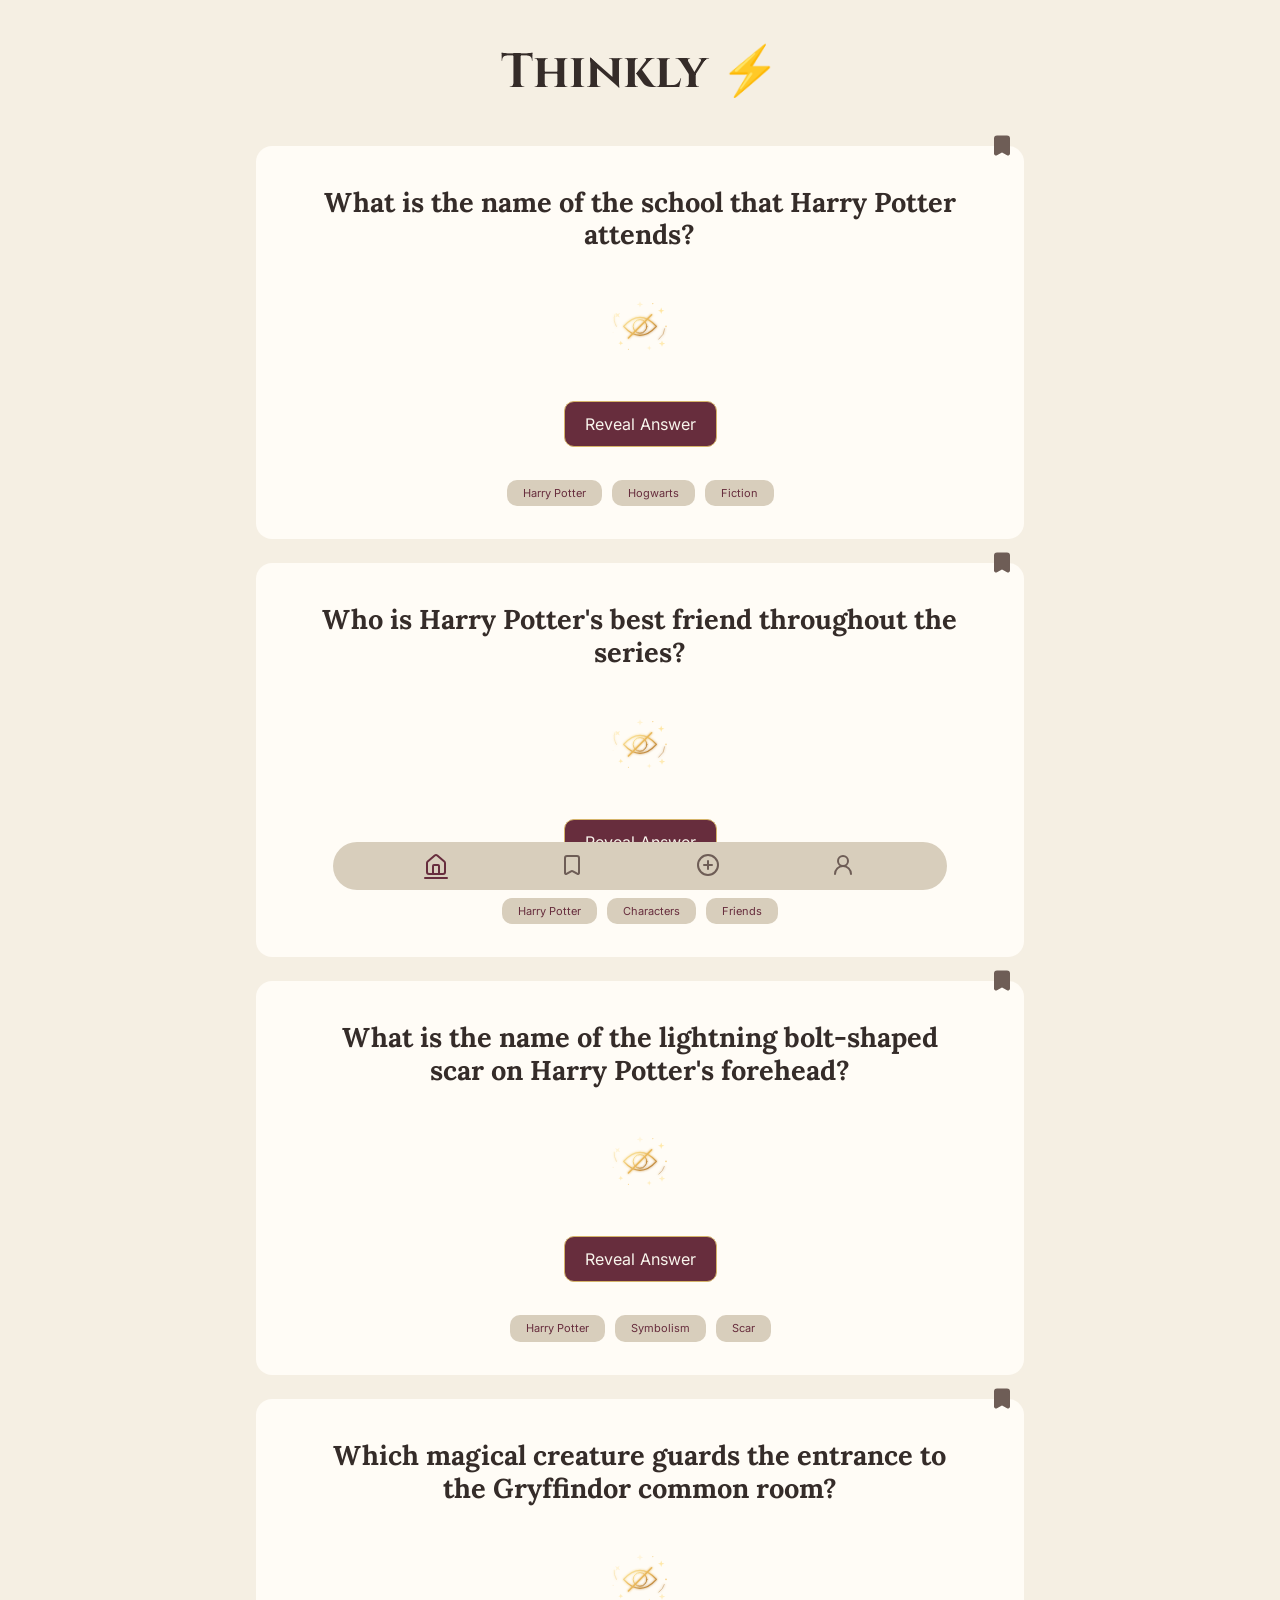
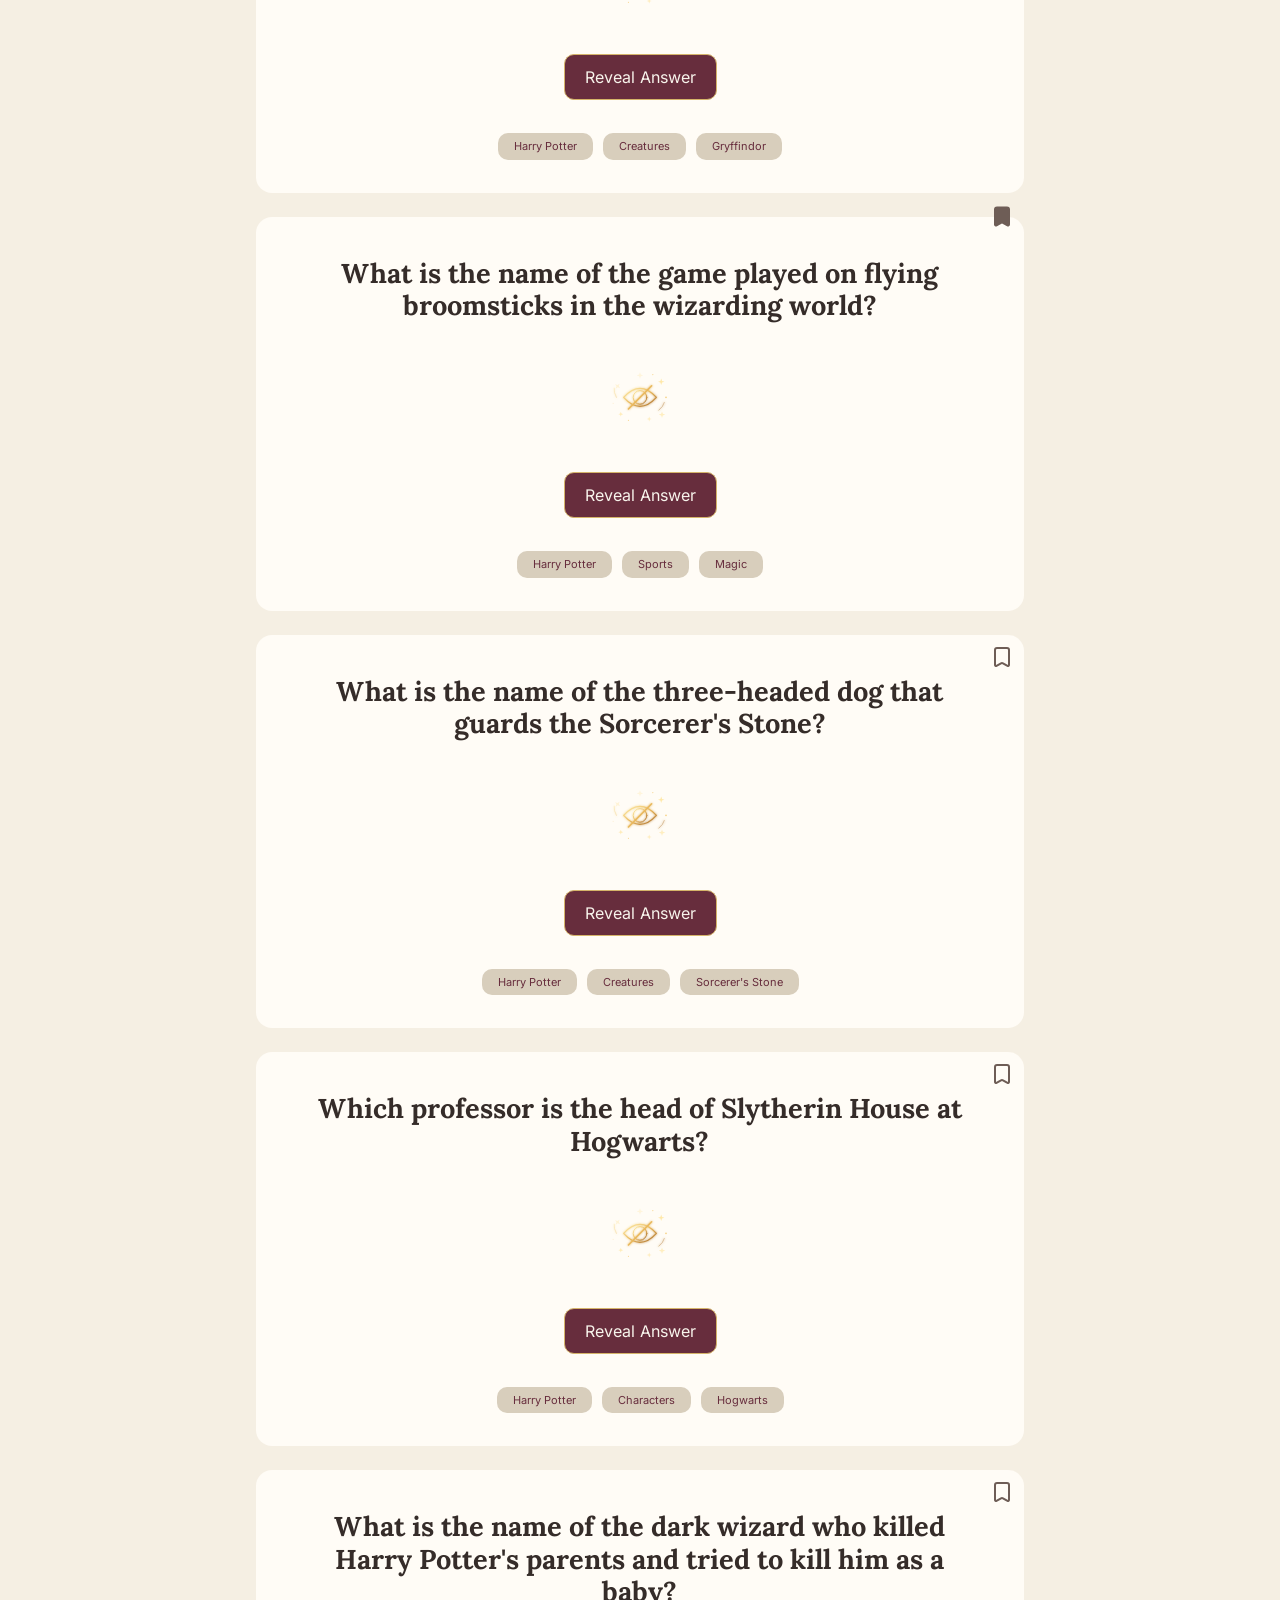
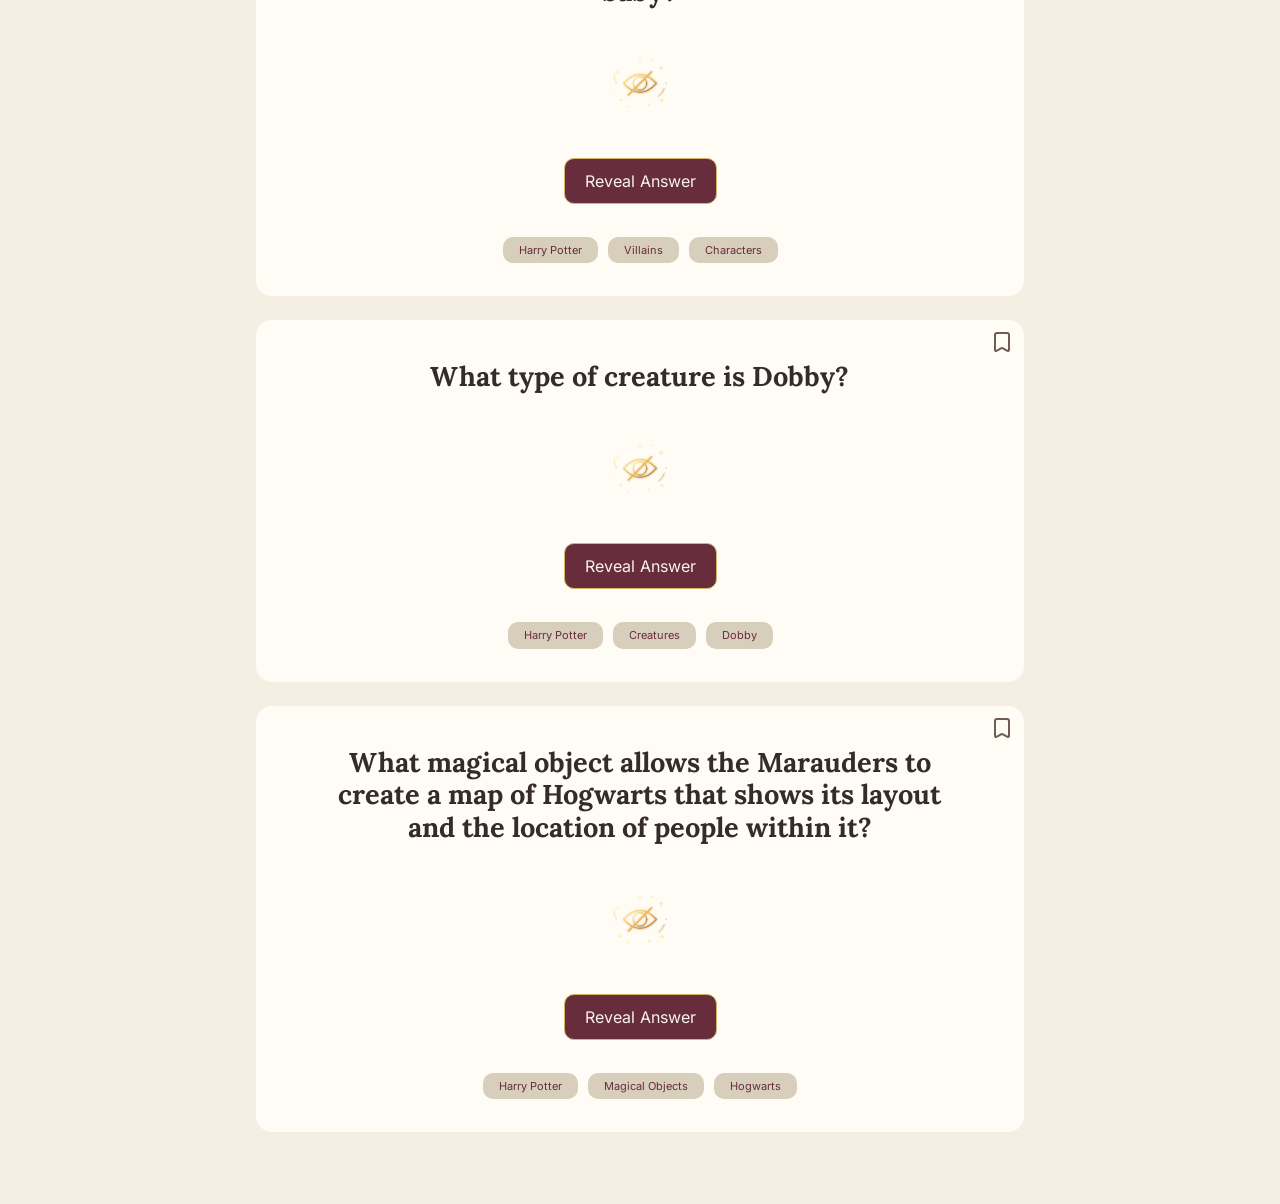
<file: index.html>
<!doctype html>
<html lang="en" class="page__home">
  <head>
    <meta charset="UTF-8" />
    <meta name="viewport" content="width=device-width, initial-scale=1.0" />
    <link rel="stylesheet" href="styles.css" />
    <link
      rel="shortcut icon"
      href="./favicons/favicon.ico"
      type="image/x-icon"
    />
    <script src="./js/app.js" defer></script>
    <title>Thinkly</title>
  </head>
  <body class="app">
    <a class="skip-link" href="#main-content">
      <span>Skip to main content </span></a
    >
    <header class="app__header">
      <h1 class="app__title">Thinkly ⚡️</h1>
    </header>
    <main id="main-content">
      <div class="questions" data-js="questions-container">
        <!-- Question 1 -->
        <article
          id="question-card-1"
          class="question-card"
          data-js="question-card"
        >
          <button
            type="button"
            aria-label="bookmark question"
            aria-pressed="true"
            class="question-card__bookmark bookmarked"
            data-js="button-bookmark"
          >
            <svg
              xmlns="http://www.w3.org/2000/svg"
              width="24"
              height="24"
              viewBox="0 0 24 24"
              fill="none"
              stroke="none"
              stroke-width="2"
              stroke-linecap="round"
              stroke-linejoin="round"
              class="icon"
            >
              <path
                d="M17 3a2 2 0 0 1 2 2v15a1 1 0 0 1-1.496.868l-4.512-2.578a2 2 0 0 0-1.984 0l-4.512 2.578A1 1 0 0 1 5 20V5a2 2 0 0 1 2-2z"
              />
            </svg>
          </button>
          <h2 class="question-card__title">
            What is the name of the school that Harry Potter attends?
          </h2>
          <div class="answer__wrapper">
            <img
              src="./assets/magic-concealment.svg"
              alt="answer concealment image"
              aria-hidden="true"
              class="question-card__placeholder visible"
              data-js="answer-placeholder"
            />
            <p
              id="answer-1"
              class="question-card__answer"
              data-js="answer-text"
            >
              Hogwarts School of Witchcraft and Wizardry
            </p>
          </div>
          <button
            class="question-card__button active"
            aria-expanded="false"
            aria-controls="answer-1"
            data-js="button-answer"
            type="button"
          >
            Reveal Answer
          </button>
          <ul class="question-card__tags">
            <li class="question-card__tag">Harry Potter</li>
            <li class="question-card__tag">Hogwarts</li>
            <li class="question-card__tag">Fiction</li>
          </ul>
        </article>
        <!-- Question 2 -->

        <article
          id="question-card-2"
          class="question-card"
          data-js="question-card"
        >
          <button
            type="button"
            aria-label="bookmark question"
            aria-pressed="true"
            class="question-card__bookmark bookmarked"
            data-js="button-bookmark"
          >
            <svg
              xmlns="http://www.w3.org/2000/svg"
              width="24"
              height="24"
              viewBox="0 0 24 24"
              fill="none"
              stroke="none"
              stroke-width="2"
              stroke-linecap="round"
              stroke-linejoin="round"
              class="icon"
            >
              <path
                d="M17 3a2 2 0 0 1 2 2v15a1 1 0 0 1-1.496.868l-4.512-2.578a2 2 0 0 0-1.984 0l-4.512 2.578A1 1 0 0 1 5 20V5a2 2 0 0 1 2-2z"
              />
            </svg>
          </button>
          <h2 class="question-card__title">
            Who is Harry Potter's best friend throughout the series?
          </h2>
          <div class="answer__wrapper">
            <img
              src="./assets/magic-concealment.svg"
              alt="answer concealment image"
              aria-hidden="true"
              class="question-card__placeholder visible"
              data-js="answer-placeholder"
            />
            <p
              id="answer-2"
              class="question-card__answer"
              data-js="answer-text"
            >
              Ron Weasley
            </p>
          </div>
          <button
            class="question-card__button"
            aria-expanded="false"
            aria-controls="answer-2"
            data-js="button-answer"
            type="button"
          >
            Reveal Answer
          </button>
          <ul class="question-card__tags">
            <li class="question-card__tag">Harry Potter</li>
            <li class="question-card__tag">Characters</li>
            <li class="question-card__tag">Friends</li>
          </ul>
        </article>

        <!-- Question 3 -->

        <article
          id="question-card-3"
          class="question-card"
          data-js="question-card"
        >
          <button
            type="button"
            aria-label="bookmark question"
            aria-pressed="true"
            class="question-card__bookmark bookmarked"
            data-js="button-bookmark"
          >
            <svg
              xmlns="http://www.w3.org/2000/svg"
              width="24"
              height="24"
              viewBox="0 0 24 24"
              fill="none"
              stroke="none"
              stroke-width="2"
              stroke-linecap="round"
              stroke-linejoin="round"
              class="icon"
            >
              <path
                d="M17 3a2 2 0 0 1 2 2v15a1 1 0 0 1-1.496.868l-4.512-2.578a2 2 0 0 0-1.984 0l-4.512 2.578A1 1 0 0 1 5 20V5a2 2 0 0 1 2-2z"
              />
            </svg>
          </button>
          <h2 class="question-card__title">
            What is the name of the lightning bolt-shaped scar on Harry Potter's
            forehead?
          </h2>
          <div class="answer__wrapper">
            <img
              src="./assets/magic-concealment.svg"
              alt="answer concealment image"
              aria-hidden="true"
              class="question-card__placeholder visible"
              data-js="answer-placeholder"
            />
            <p
              id="answer-3"
              class="question-card__answer"
              data-js="answer-text"
            >
              The Dark Mark
            </p>
          </div>
          <button
            class="question-card__button"
            aria-expanded="false"
            aria-controls="answer-3"
            data-js="button-answer"
            type="button"
          >
            Reveal Answer
          </button>
          <ul class="question-card__tags">
            <li class="question-card__tag">Harry Potter</li>
            <li class="question-card__tag">Symbolism</li>
            <li class="question-card__tag">Scar</li>
          </ul>
        </article>

        <!-- Question 4 -->

        <article
          id="question-card-4"
          class="question-card"
          data-js="question-card"
        >
          <button
            type="button"
            aria-label="bookmark question"
            aria-pressed="true"
            class="question-card__bookmark bookmarked"
            data-js="button-bookmark"
          >
            <svg
              xmlns="http://www.w3.org/2000/svg"
              width="24"
              height="24"
              viewBox="0 0 24 24"
              fill="none"
              stroke="none"
              stroke-width="2"
              stroke-linecap="round"
              stroke-linejoin="round"
              class="icon"
            >
              <path
                d="M17 3a2 2 0 0 1 2 2v15a1 1 0 0 1-1.496.868l-4.512-2.578a2 2 0 0 0-1.984 0l-4.512 2.578A1 1 0 0 1 5 20V5a2 2 0 0 1 2-2z"
              />
            </svg>
          </button>
          <h2 class="question-card__title">
            Which magical creature guards the entrance to the Gryffindor common
            room?
          </h2>
          <div class="answer__wrapper">
            <img
              src="./assets/magic-concealment.svg"
              alt="answer concealment image"
              aria-hidden="true"
              class="question-card__placeholder visible"
              data-js="answer-placeholder"
            />
            <p
              id="answer-4"
              class="question-card__answer"
              data-js="answer-text"
            >
              The Fat Lady (portrait)
            </p>
          </div>
          <button
            class="question-card__button"
            aria-expanded="false"
            aria-controls="answer-4"
            data-js="button-answer"
            type="button"
          >
            Reveal Answer
          </button>
          <ul class="question-card__tags">
            <li class="question-card__tag">Harry Potter</li>
            <li class="question-card__tag">Creatures</li>
            <li class="question-card__tag">Gryffindor</li>
          </ul>
        </article>

        <!-- Question 5 -->

        <article
          id="question-card-5"
          class="question-card"
          data-js="question-card"
        >
          <button
            type="button"
            aria-label="bookmark question"
            aria-pressed="true"
            class="question-card__bookmark bookmarked"
            data-js="button-bookmark"
          >
            <svg
              xmlns="http://www.w3.org/2000/svg"
              width="24"
              height="24"
              viewBox="0 0 24 24"
              fill="none"
              stroke="none"
              stroke-width="2"
              stroke-linecap="round"
              stroke-linejoin="round"
              class="icon"
            >
              <path
                d="M17 3a2 2 0 0 1 2 2v15a1 1 0 0 1-1.496.868l-4.512-2.578a2 2 0 0 0-1.984 0l-4.512 2.578A1 1 0 0 1 5 20V5a2 2 0 0 1 2-2z"
              />
            </svg>
          </button>
          <h2 class="question-card__title">
            What is the name of the game played on flying broomsticks in the
            wizarding world?
          </h2>
          <div class="answer__wrapper">
            <img
              src="./assets/magic-concealment.svg"
              alt="answer concealment image"
              aria-hidden="true"
              class="question-card__placeholder visible"
              data-js="answer-placeholder"
            />
            <p
              id="answer-5"
              class="question-card__answer"
              data-js="answer-text"
            >
              Quidditch
            </p>
          </div>
          <button
            class="question-card__button"
            aria-expanded="false"
            aria-controls="answer-5"
            data-js="button-answer"
            type="button"
          >
            Reveal Answer
          </button>
          <ul class="question-card__tags">
            <li class="question-card__tag">Harry Potter</li>
            <li class="question-card__tag">Sports</li>
            <li class="question-card__tag">Magic</li>
          </ul>
        </article>

        <!-- Question 6 -->

        <article
          id="question-card-6"
          class="question-card"
          data-js="question-card"
        >
          <button
            type="button"
            aria-label="bookmark question"
            aria-pressed="false"
            class="question-card__bookmark"
            data-js="button-bookmark"
          >
            <svg
              xmlns="http://www.w3.org/2000/svg"
              width="24"
              height="24"
              viewBox="0 0 24 24"
              fill="none"
              stroke="none"
              stroke-width="2"
              stroke-linecap="round"
              stroke-linejoin="round"
              class="icon"
            >
              <path
                d="M17 3a2 2 0 0 1 2 2v15a1 1 0 0 1-1.496.868l-4.512-2.578a2 2 0 0 0-1.984 0l-4.512 2.578A1 1 0 0 1 5 20V5a2 2 0 0 1 2-2z"
              />
            </svg>
          </button>
          <h2 class="question-card__title">
            What is the name of the three-headed dog that guards the Sorcerer's
            Stone?
          </h2>
          <div class="answer__wrapper">
            <img
              src="./assets/magic-concealment.svg"
              alt="answer concealment image"
              aria-hidden="true"
              class="question-card__placeholder visible"
              data-js="answer-placeholder"
            />
            <p
              id="answer-6"
              class="question-card__answer"
              data-js="answer-text"
            >
              Fluffy
            </p>
          </div>
          <button
            class="question-card__button"
            aria-expanded="false"
            aria-controls="answer-6"
            data-js="button-answer"
            type="button"
          >
            Reveal Answer
          </button>
          <ul class="question-card__tags">
            <li class="question-card__tag">Harry Potter</li>
            <li class="question-card__tag">Creatures</li>
            <li class="question-card__tag">Sorcerer's Stone</li>
          </ul>
        </article>

        <!-- Question 7 -->

        <article
          id="question-card-7"
          class="question-card"
          data-js="question-card"
        >
          <button
            type="button"
            aria-label="bookmark question"
            aria-pressed="true"
            class="question-card__bookmark"
            data-js="button-bookmark"
          >
            <svg
              xmlns="http://www.w3.org/2000/svg"
              width="24"
              height="24"
              viewBox="0 0 24 24"
              fill="none"
              stroke="none"
              stroke-width="2"
              stroke-linecap="round"
              stroke-linejoin="round"
              class="icon"
            >
              <path
                d="M17 3a2 2 0 0 1 2 2v15a1 1 0 0 1-1.496.868l-4.512-2.578a2 2 0 0 0-1.984 0l-4.512 2.578A1 1 0 0 1 5 20V5a2 2 0 0 1 2-2z"
              />
            </svg>
          </button>
          <h2 class="question-card__title">
            Which professor is the head of Slytherin House at Hogwarts?
          </h2>
          <div class="answer__wrapper">
            <img
              src="./assets/magic-concealment.svg"
              alt="answer concealment image"
              aria-hidden="true"
              class="question-card__placeholder visible"
              data-js="answer-placeholder"
            />
            <p
              id="answer-7"
              class="question-card__answer"
              data-js="answer-text"
            >
              Severus Snape
            </p>
          </div>
          <button
            class="question-card__button"
            aria-expanded="false"
            aria-controls="answer-7"
            data-js="button-answer"
            type="button"
          >
            Reveal Answer
          </button>
          <ul class="question-card__tags">
            <li class="question-card__tag">Harry Potter</li>
            <li class="question-card__tag">Characters</li>
            <li class="question-card__tag">Hogwarts</li>
          </ul>
        </article>

        <!-- Question 8 -->

        <article
          id="question-card-8"
          class="question-card"
          data-js="question-card"
        >
          <button
            type="button"
            aria-label="bookmark question"
            aria-pressed="false"
            class="question-card__bookmark"
            data-js="button-bookmark"
          >
            <svg
              xmlns="http://www.w3.org/2000/svg"
              width="24"
              height="24"
              viewBox="0 0 24 24"
              fill="none"
              stroke="none"
              stroke-width="2"
              stroke-linecap="round"
              stroke-linejoin="round"
              class="icon"
            >
              <path
                d="M17 3a2 2 0 0 1 2 2v15a1 1 0 0 1-1.496.868l-4.512-2.578a2 2 0 0 0-1.984 0l-4.512 2.578A1 1 0 0 1 5 20V5a2 2 0 0 1 2-2z"
              />
            </svg>
          </button>
          <h2 class="question-card__title">
            What is the name of the dark wizard who killed Harry Potter's
            parents and tried to kill him as a baby?
          </h2>
          <div class="answer__wrapper">
            <img
              src="./assets/magic-concealment.svg"
              alt="answer concealment image"
              aria-hidden="true"
              class="question-card__placeholder visible"
              data-js="answer-placeholder"
            />
            <p
              id="answer-8"
              class="question-card__answer"
              data-js="answer-text"
            >
              Lord Voldemort (Tom Riddle)
            </p>
          </div>
          <button
            class="question-card__button"
            aria-expanded="false"
            aria-controls="answer-8"
            data-js="button-answer"
            type="button"
          >
            Reveal Answer
          </button>
          <ul class="question-card__tags">
            <li class="question-card__tag">Harry Potter</li>
            <li class="question-card__tag">Villains</li>
            <li class="question-card__tag">Characters</li>
          </ul>
        </article>

        <!-- Question 9 -->

        <article
          id="question-card-9"
          class="question-card"
          data-js="question-card"
        >
          <button
            type="button"
            aria-label="bookmark question"
            aria-pressed="true"
            class="question-card__bookmark"
            data-js="button-bookmark"
          >
            <svg
              xmlns="http://www.w3.org/2000/svg"
              width="24"
              height="24"
              viewBox="0 0 24 24"
              fill="none"
              stroke="none"
              stroke-width="2"
              stroke-linecap="round"
              stroke-linejoin="round"
              class="icon"
            >
              <path
                d="M17 3a2 2 0 0 1 2 2v15a1 1 0 0 1-1.496.868l-4.512-2.578a2 2 0 0 0-1.984 0l-4.512 2.578A1 1 0 0 1 5 20V5a2 2 0 0 1 2-2z"
              />
            </svg>
          </button>
          <h2 class="question-card__title">What type of creature is Dobby?</h2>
          <div class="answer__wrapper">
            <img
              src="./assets/magic-concealment.svg"
              alt="answer concealment image"
              aria-hidden="true"
              class="question-card__placeholder visible"
              data-js="answer-placeholder"
            />
            <p
              id="answer-9"
              class="question-card__answer"
              data-js="answer-text"
            >
              House Elf
            </p>
          </div>
          <button
            class="question-card__button"
            aria-expanded="false"
            aria-controls="answer-9"
            data-js="button-answer"
            type="button"
          >
            Reveal Answer
          </button>
          <ul class="question-card__tags">
            <li class="question-card__tag">Harry Potter</li>
            <li class="question-card__tag">Creatures</li>
            <li class="question-card__tag">Dobby</li>
          </ul>
        </article>

        <!-- Question 10 -->

        <article
          id="question-card-10"
          class="question-card"
          data-js="question-card"
        >
          <button
            type="button"
            aria-label="bookmark question"
            aria-pressed="false"
            class="question-card__bookmark"
            data-js="button-bookmark"
          >
            <svg
              xmlns="http://www.w3.org/2000/svg"
              width="24"
              height="24"
              viewBox="0 0 24 24"
              fill="none"
              stroke="none"
              stroke-width="2"
              stroke-linecap="round"
              stroke-linejoin="round"
              class="icon"
            >
              <path
                d="M17 3a2 2 0 0 1 2 2v15a1 1 0 0 1-1.496.868l-4.512-2.578a2 2 0 0 0-1.984 0l-4.512 2.578A1 1 0 0 1 5 20V5a2 2 0 0 1 2-2z"
              />
            </svg>
          </button>
          <h2 class="question-card__title">
            What magical object allows the Marauders to create a map of Hogwarts
            that shows its layout and the location of people within it?
          </h2>
          <div class="answer__wrapper">
            <img
              src="./assets/magic-concealment.svg"
              alt="answer concealment image"
              aria-hidden="true"
              class="question-card__placeholder visible"
              data-js="answer-placeholder"
            />
            <p
              id="answer-10"
              class="question-card__answer"
              data-js="answer-text"
            >
              The Marauder's Map
            </p>
          </div>
          <button
            class="question-card__button"
            aria-expanded="false"
            aria-controls="answer-10"
            data-js="button-answer"
            type="button"
          >
            Reveal Answer
          </button>
          <ul class="question-card__tags">
            <li class="question-card__tag">Harry Potter</li>
            <li class="question-card__tag">Magical Objects</li>
            <li class="question-card__tag">Hogwarts</li>
          </ul>
        </article>
      </div>
    </main>
    <footer>
      <nav aria-label="Main navigation">
        <ul class="nav">
          <li class="nav__item">
            <a href="index.html" aria-current="page" aria-label="Home"
              ><svg
                xmlns="http://www.w3.org/2000/svg"
                width="24"
                height="24"
                viewBox="0 0 24 24"
                fill="none"
                stroke="currentColor"
                stroke-width="2"
                stroke-linecap="round"
                stroke-linejoin="round"
                class="icon"
              >
                <path d="M15 21v-8a1 1 0 0 0-1-1h-4a1 1 0 0 0-1 1v8" />
                <path
                  d="M3 10a2 2 0 0 1 .709-1.528l7-6a2 2 0 0 1 2.582 0l7 6A2 2 0 0 1 21 10v9a2 2 0 0 1-2 2H5a2 2 0 0 1-2-2z"
                />
              </svg>
            </a>
          </li>
          <li class="nav__item">
            <a href="bookmarks.html" aria-label="Bookmarks">
              <svg
                xmlns="http://www.w3.org/2000/svg"
                width="24"
                height="24"
                viewBox="0 0 24 24"
                fill="none"
                stroke="currentColor"
                stroke-width="2"
                stroke-linecap="round"
                stroke-linejoin="round"
                class="icon"
              >
                <path
                  d="M17 3a2 2 0 0 1 2 2v15a1 1 0 0 1-1.496.868l-4.512-2.578a2 2 0 0 0-1.984 0l-4.512 2.578A1 1 0 0 1 5 20V5a2 2 0 0 1 2-2z"
                />
              </svg>
            </a>
          </li>
          <li class="nav__item">
            <a href="add.html" aria-label="Add New Questions">
              <svg
                xmlns="http://www.w3.org/2000/svg"
                width="24"
                height="24"
                viewBox="0 0 24 24"
                fill="none"
                stroke="currentColor"
                stroke-width="2"
                stroke-linecap="round"
                stroke-linejoin="round"
                class="icon"
              >
                <circle cx="12" cy="12" r="10" />
                <path d="M8 12h8" />
                <path d="M12 8v8" />
              </svg>
            </a>
          </li>
          <li class="nav__item">
            <a href="profile.html" aria-label="Profile"
              ><svg
                xmlns="http://www.w3.org/2000/svg"
                width="24"
                height="24"
                viewBox="0 0 24 24"
                fill="none"
                stroke="currentColor"
                stroke-width="2"
                stroke-linecap="round"
                stroke-linejoin="round"
                class="lucide lucide-user-round preview-icon"
              >
                <circle cx="12" cy="8" r="5" />
                <path d="M20 21a8 8 0 0 0-16 0" />
              </svg>
            </a>
          </li>
        </ul>
      </nav>
    </footer>
  </body>
</html>
</file>
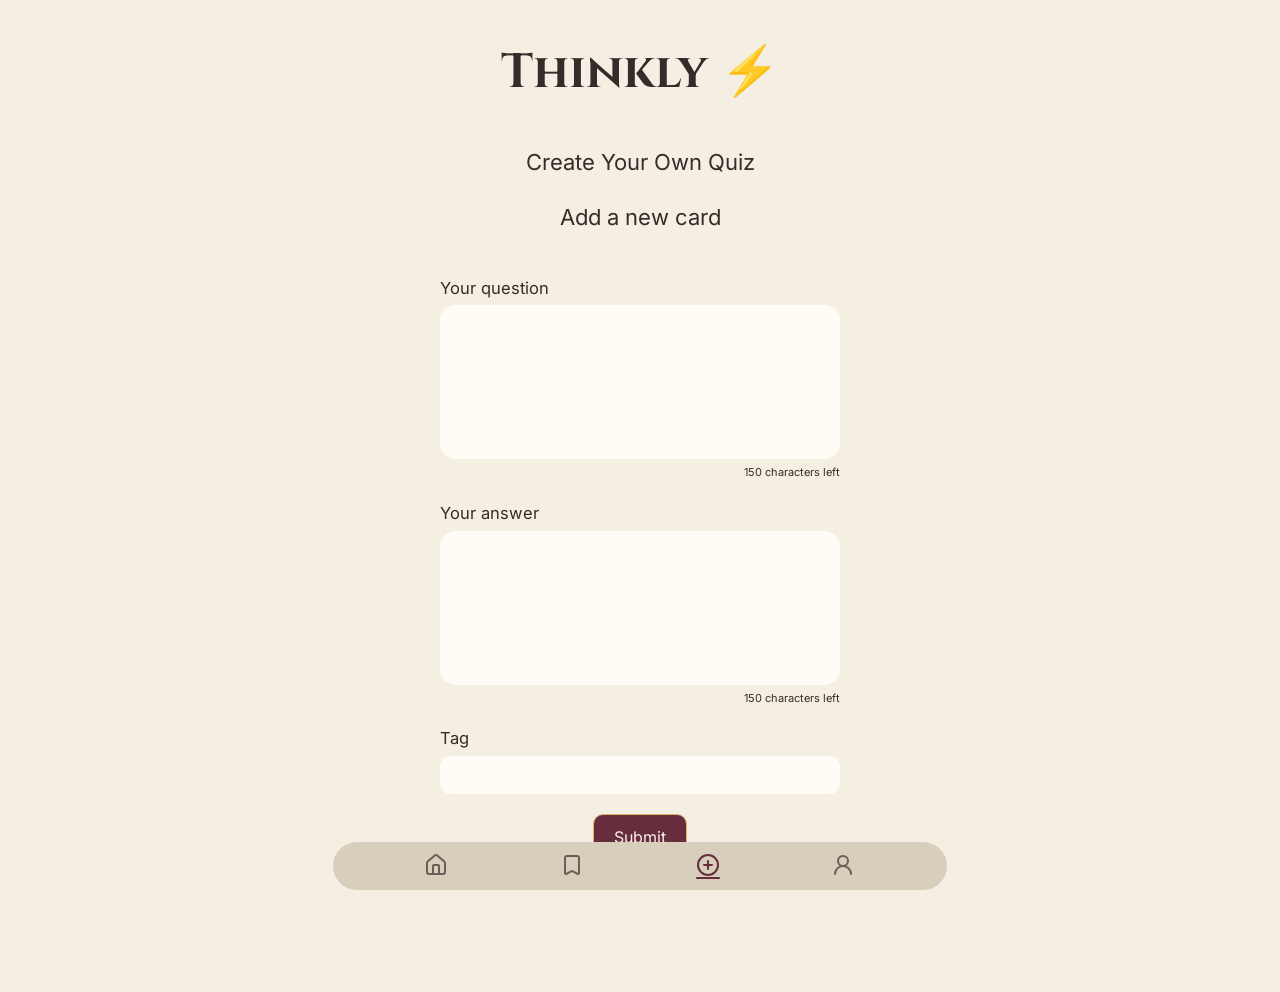
<file: add.html>
<!doctype html>
<html lang="en" class="page__add">
  <head>
    <meta charset="UTF-8" />
    <meta name="viewport" content="width=device-width, initial-scale=1.0" />
    <link rel="stylesheet" href="styles.css" />
    <link
      rel="shortcut icon"
      href="./favicons/favicon.ico"
      type="image/x-icon"
    />
    <script src="./js/app.js" defer></script>
    <script src="./js/form.js" defer></script>

    <title>Thinkly - Add New Questions</title>
  </head>
  <body class="app">
    <a class="skip-link" href="#main-content">
      <span>Skip to main content </span></a
    >
    <header class="app__header">
      <h1 class="app__title">Thinkly ⚡️</h1>
    </header>
    <main id="main-content">
      <form
        aria-labelledby="form-title"
        aria-describedby="form-description"
        class="form__addQuestions"
        data-js="form-add-questions"
      >
        <fieldset class="form__fields">
          <legend id="form-title" class="form__title">
            Create Your Own Quiz
          </legend>
          <p id="form-description" class="form__description">Add a new card</p>
          <div class="field__wrapper">
            <label for="questionInput">Your question</label>
            <textarea
              name="questionInput"
              id="questionInput"
              rows="7"
              maxlength="150"
              data-js="question-input"
              required
            ></textarea>
            <p class="character-count">
              <span
                class="character-count__number"
                data-js="question-character-count"
              ></span
              ><span> characters left</span>
            </p>
          </div>
          <div class="field__wrapper">
            <label for="answerInput">Your answer</label>
            <textarea
              name="answerInput"
              id="answerInput"
              rows="7"
              maxlength="150"
              data-js="answer-input"
              required
            ></textarea>
            <p class="character-count">
              <span
                class="character-count__number"
                data-js="answer-character-count"
              ></span
              ><span> characters left</span>
            </p>
          </div>
          <div class="field__wrapper">
            <label for="tagInput">Tag</label>
            <input
              type="text"
              name="tagInput"
              id="tagInput"
              data-js="tag-input"
              required
            />
          </div>
          <button type="submit" class="button__newQuestion">Submit</button>
        </fieldset>
      </form>
      <div class="questions" data-js="questions-container"></div>
    </main>
    <footer>
      <nav aria-label="Main navigation">
        <ul class="nav">
          <li class="nav__item">
            <a href="index.html" aria-label="Home"
              ><svg
                xmlns="http://www.w3.org/2000/svg"
                width="24"
                height="24"
                viewBox="0 0 24 24"
                fill="none"
                stroke="currentColor"
                stroke-width="2"
                stroke-linecap="round"
                stroke-linejoin="round"
                class="icon"
              >
                <path d="M15 21v-8a1 1 0 0 0-1-1h-4a1 1 0 0 0-1 1v8" />
                <path
                  d="M3 10a2 2 0 0 1 .709-1.528l7-6a2 2 0 0 1 2.582 0l7 6A2 2 0 0 1 21 10v9a2 2 0 0 1-2 2H5a2 2 0 0 1-2-2z"
                />
              </svg>
            </a>
          </li>
          <li class="nav__item">
            <a href="bookmarks.html" aria-label="Bookmarks">
              <svg
                xmlns="http://www.w3.org/2000/svg"
                width="24"
                height="24"
                viewBox="0 0 24 24"
                fill="none"
                stroke="currentColor"
                stroke-width="2"
                stroke-linecap="round"
                stroke-linejoin="round"
                class="icon"
              >
                <path
                  d="M17 3a2 2 0 0 1 2 2v15a1 1 0 0 1-1.496.868l-4.512-2.578a2 2 0 0 0-1.984 0l-4.512 2.578A1 1 0 0 1 5 20V5a2 2 0 0 1 2-2z"
                />
              </svg>
            </a>
          </li>
          <li class="nav__item">
            <a
              href="add.html"
              aria-current="page"
              aria-label="Add New Questions"
            >
              <svg
                xmlns="http://www.w3.org/2000/svg"
                width="24"
                height="24"
                viewBox="0 0 24 24"
                fill="none"
                stroke="currentColor"
                stroke-width="2"
                stroke-linecap="round"
                stroke-linejoin="round"
                class="icon"
              >
                <circle cx="12" cy="12" r="10" />
                <path d="M8 12h8" />
                <path d="M12 8v8" />
              </svg>
            </a>
          </li>
          <li class="nav__item">
            <a href="profile.html" aria-label="Profile"
              ><svg
                xmlns="http://www.w3.org/2000/svg"
                width="24"
                height="24"
                viewBox="0 0 24 24"
                fill="none"
                stroke="currentColor"
                stroke-width="2"
                stroke-linecap="round"
                stroke-linejoin="round"
                class="icon"
              >
                <circle cx="12" cy="8" r="5" />
                <path d="M20 21a8 8 0 0 0-16 0" />
              </svg>
            </a>
          </li>
        </ul>
      </nav>
    </footer>
  </body>
</html>
</file>
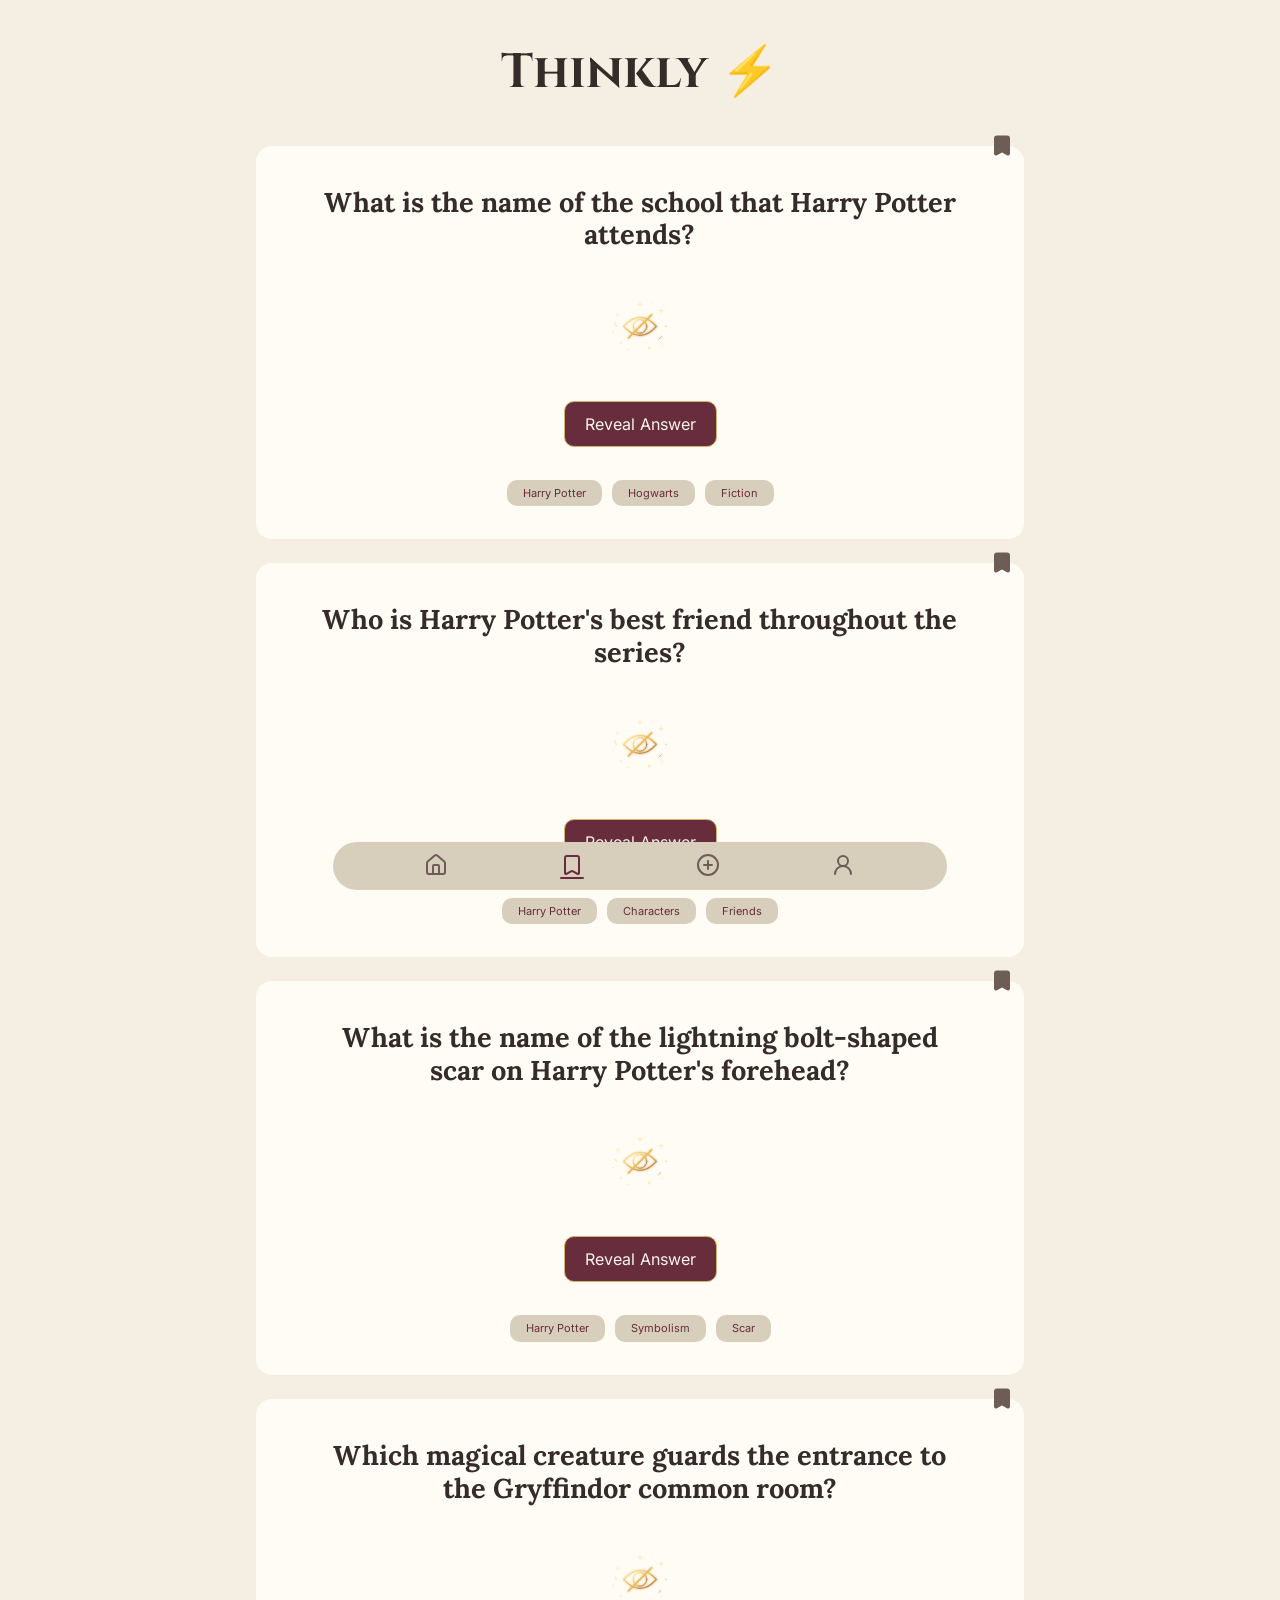
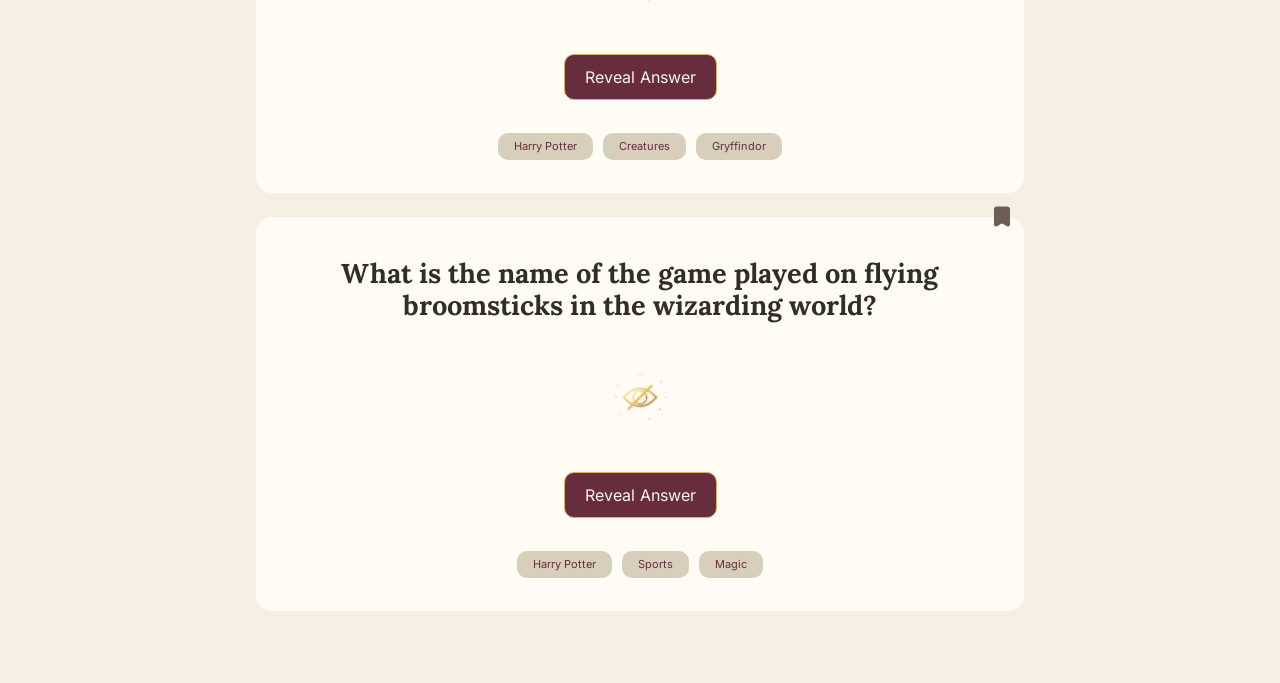
<file: bookmarks.html>
<!doctype html>
<html lang="en" class="page__bookmarks">
  <head>
    <meta charset="UTF-8" />
    <meta name="viewport" content="width=device-width, initial-scale=1.0" />
    <link rel="stylesheet" href="styles.css" />
    <link
      rel="shortcut icon"
      href="./favicons/favicon.ico"
      type="image/x-icon"
    />
    <script src="./js/app.js" defer></script>

    <title>Thinkly - Bookmarks</title>
  </head>
  <body class="app">
    <a class="skip-link" href="#main-content">
      <span>Skip to main content </span></a
    >
    <header class="app__header">
      <h1 class="app__title">Thinkly ⚡️</h1>
    </header>
    <main id="main-content">
      <div class="questions" data-js="questions-container">
        <!-- Question 1 -->
        <article
          id="question-card-1"
          class="question-card"
          data-js="question-card"
        >
          <button
            type="button"
            aria-label="bookmark question"
            aria-pressed="true"
            class="question-card__bookmark bookmarked"
            data-js="button-bookmark"
          >
            <svg
              xmlns="http://www.w3.org/2000/svg"
              width="24"
              height="24"
              viewBox="0 0 24 24"
              fill="none"
              stroke="none"
              stroke-width="2"
              stroke-linecap="round"
              stroke-linejoin="round"
              class="icon"
            >
              <path
                d="M17 3a2 2 0 0 1 2 2v15a1 1 0 0 1-1.496.868l-4.512-2.578a2 2 0 0 0-1.984 0l-4.512 2.578A1 1 0 0 1 5 20V5a2 2 0 0 1 2-2z"
              />
            </svg>
          </button>
          <h2 class="question-card__title">
            What is the name of the school that Harry Potter attends?
          </h2>
          <div class="answer__wrapper">
            <img
              src="./assets/magic-concealment.svg"
              alt="answer concealment image"
              aria-hidden="true"
              class="question-card__placeholder visible"
              data-js="answer-placeholder"
            />
            <p
              id="answer-1"
              class="question-card__answer"
              data-js="answer-text"
            >
              Hogwarts School of Witchcraft and Wizardry
            </p>
          </div>
          <button
            class="question-card__button active"
            aria-expanded="false"
            aria-controls="answer-1"
            data-js="button-answer"
            type="button"
          >
            Reveal Answer
          </button>
          <ul class="question-card__tags">
            <li class="question-card__tag">Harry Potter</li>
            <li class="question-card__tag">Hogwarts</li>
            <li class="question-card__tag">Fiction</li>
          </ul>
        </article>
        <!-- Question 2 -->

        <article
          id="question-card-2"
          class="question-card"
          data-js="question-card"
        >
          <button
            type="button"
            aria-label="bookmark question"
            aria-pressed="true"
            class="question-card__bookmark bookmarked"
            data-js="button-bookmark"
          >
            <svg
              xmlns="http://www.w3.org/2000/svg"
              width="24"
              height="24"
              viewBox="0 0 24 24"
              fill="none"
              stroke="none"
              stroke-width="2"
              stroke-linecap="round"
              stroke-linejoin="round"
              class="icon"
            >
              <path
                d="M17 3a2 2 0 0 1 2 2v15a1 1 0 0 1-1.496.868l-4.512-2.578a2 2 0 0 0-1.984 0l-4.512 2.578A1 1 0 0 1 5 20V5a2 2 0 0 1 2-2z"
              />
            </svg>
          </button>
          <h2 class="question-card__title">
            Who is Harry Potter's best friend throughout the series?
          </h2>
          <div class="answer__wrapper">
            <img
              src="./assets/magic-concealment.svg"
              alt="answer concealment image"
              aria-hidden="true"
              class="question-card__placeholder visible"
              data-js="answer-placeholder"
            />
            <p
              id="answer-2"
              class="question-card__answer"
              data-js="answer-text"
            >
              Ron Weasley
            </p>
          </div>
          <button
            class="question-card__button"
            aria-expanded="false"
            aria-controls="answer-2"
            data-js="button-answer"
            type="button"
          >
            Reveal Answer
          </button>
          <ul class="question-card__tags">
            <li class="question-card__tag">Harry Potter</li>
            <li class="question-card__tag">Characters</li>
            <li class="question-card__tag">Friends</li>
          </ul>
        </article>

        <!-- Question 3 -->

        <article
          id="question-card-3"
          class="question-card"
          data-js="question-card"
        >
          <button
            type="button"
            aria-label="bookmark question"
            aria-pressed="true"
            class="question-card__bookmark bookmarked"
            data-js="button-bookmark"
          >
            <svg
              xmlns="http://www.w3.org/2000/svg"
              width="24"
              height="24"
              viewBox="0 0 24 24"
              fill="none"
              stroke="none"
              stroke-width="2"
              stroke-linecap="round"
              stroke-linejoin="round"
              class="icon"
            >
              <path
                d="M17 3a2 2 0 0 1 2 2v15a1 1 0 0 1-1.496.868l-4.512-2.578a2 2 0 0 0-1.984 0l-4.512 2.578A1 1 0 0 1 5 20V5a2 2 0 0 1 2-2z"
              />
            </svg>
          </button>
          <h2 class="question-card__title">
            What is the name of the lightning bolt-shaped scar on Harry Potter's
            forehead?
          </h2>
          <div class="answer__wrapper">
            <img
              src="./assets/magic-concealment.svg"
              alt="answer concealment image"
              aria-hidden="true"
              class="question-card__placeholder visible"
              data-js="answer-placeholder"
            />
            <p
              id="answer-3"
              class="question-card__answer"
              data-js="answer-text"
            >
              The Dark Mark
            </p>
          </div>
          <button
            class="question-card__button"
            aria-expanded="false"
            aria-controls="answer-3"
            data-js="button-answer"
            type="button"
          >
            Reveal Answer
          </button>
          <ul class="question-card__tags">
            <li class="question-card__tag">Harry Potter</li>
            <li class="question-card__tag">Symbolism</li>
            <li class="question-card__tag">Scar</li>
          </ul>
        </article>

        <!-- Question 4 -->

        <article
          id="question-card-4"
          class="question-card"
          data-js="question-card"
        >
          <button
            type="button"
            aria-label="bookmark question"
            aria-pressed="true"
            class="question-card__bookmark bookmarked"
            data-js="button-bookmark"
          >
            <svg
              xmlns="http://www.w3.org/2000/svg"
              width="24"
              height="24"
              viewBox="0 0 24 24"
              fill="none"
              stroke="none"
              stroke-width="2"
              stroke-linecap="round"
              stroke-linejoin="round"
              class="icon"
            >
              <path
                d="M17 3a2 2 0 0 1 2 2v15a1 1 0 0 1-1.496.868l-4.512-2.578a2 2 0 0 0-1.984 0l-4.512 2.578A1 1 0 0 1 5 20V5a2 2 0 0 1 2-2z"
              />
            </svg>
          </button>
          <h2 class="question-card__title">
            Which magical creature guards the entrance to the Gryffindor common
            room?
          </h2>
          <div class="answer__wrapper">
            <img
              src="./assets/magic-concealment.svg"
              alt="answer concealment image"
              aria-hidden="true"
              class="question-card__placeholder visible"
              data-js="answer-placeholder"
            />
            <p
              id="answer-4"
              class="question-card__answer"
              data-js="answer-text"
            >
              The Fat Lady (portrait)
            </p>
          </div>
          <button
            class="question-card__button"
            aria-expanded="false"
            aria-controls="answer-4"
            data-js="button-answer"
            type="button"
          >
            Reveal Answer
          </button>
          <ul class="question-card__tags">
            <li class="question-card__tag">Harry Potter</li>
            <li class="question-card__tag">Creatures</li>
            <li class="question-card__tag">Gryffindor</li>
          </ul>
        </article>

        <!-- Question 5 -->

        <article
          id="question-card-5"
          class="question-card"
          data-js="question-card"
        >
          <button
            type="button"
            aria-label="bookmark question"
            aria-pressed="true"
            class="question-card__bookmark bookmarked"
            data-js="button-bookmark"
          >
            <svg
              xmlns="http://www.w3.org/2000/svg"
              width="24"
              height="24"
              viewBox="0 0 24 24"
              fill="none"
              stroke="none"
              stroke-width="2"
              stroke-linecap="round"
              stroke-linejoin="round"
              class="icon"
            >
              <path
                d="M17 3a2 2 0 0 1 2 2v15a1 1 0 0 1-1.496.868l-4.512-2.578a2 2 0 0 0-1.984 0l-4.512 2.578A1 1 0 0 1 5 20V5a2 2 0 0 1 2-2z"
              />
            </svg>
          </button>
          <h2 class="question-card__title">
            What is the name of the game played on flying broomsticks in the
            wizarding world?
          </h2>
          <div class="answer__wrapper">
            <img
              src="./assets/magic-concealment.svg"
              alt="answer concealment image"
              aria-hidden="true"
              class="question-card__placeholder visible"
              data-js="answer-placeholder"
            />
            <p
              id="answer-5"
              class="question-card__answer"
              data-js="answer-text"
            >
              Quidditch
            </p>
          </div>
          <button
            class="question-card__button"
            aria-expanded="false"
            aria-controls="answer-5"
            data-js="button-answer"
            type="button"
          >
            Reveal Answer
          </button>
          <ul class="question-card__tags">
            <li class="question-card__tag">Harry Potter</li>
            <li class="question-card__tag">Sports</li>
            <li class="question-card__tag">Magic</li>
          </ul>
        </article>
      </div>
    </main>
    <footer>
      <nav aria-label="Main navigation">
        <ul class="nav">
          <li class="nav__item">
            <a href="index.html" aria-label="Home"
              ><svg
                xmlns="http://www.w3.org/2000/svg"
                width="24"
                height="24"
                viewBox="0 0 24 24"
                fill="none"
                stroke="currentColor"
                stroke-width="2"
                stroke-linecap="round"
                stroke-linejoin="round"
                class="icon"
              >
                <path d="M15 21v-8a1 1 0 0 0-1-1h-4a1 1 0 0 0-1 1v8" />
                <path
                  d="M3 10a2 2 0 0 1 .709-1.528l7-6a2 2 0 0 1 2.582 0l7 6A2 2 0 0 1 21 10v9a2 2 0 0 1-2 2H5a2 2 0 0 1-2-2z"
                />
              </svg>
            </a>
          </li>
          <li class="nav__item">
            <a href="bookmarks.html" aria-current="page" aria-label="Bookmarks">
              <svg
                xmlns="http://www.w3.org/2000/svg"
                width="24"
                height="24"
                viewBox="0 0 24 24"
                fill="none"
                stroke="currentColor"
                stroke-width="2"
                stroke-linecap="round"
                stroke-linejoin="round"
                class="icon"
              >
                <path
                  d="M17 3a2 2 0 0 1 2 2v15a1 1 0 0 1-1.496.868l-4.512-2.578a2 2 0 0 0-1.984 0l-4.512 2.578A1 1 0 0 1 5 20V5a2 2 0 0 1 2-2z"
                />
              </svg>
            </a>
          </li>
          <li class="nav__item">
            <a href="add.html" aria-label="Add New Questions">
              <svg
                xmlns="http://www.w3.org/2000/svg"
                width="24"
                height="24"
                viewBox="0 0 24 24"
                fill="none"
                stroke="currentColor"
                stroke-width="2"
                stroke-linecap="round"
                stroke-linejoin="round"
                class="icon"
              >
                <circle cx="12" cy="12" r="10" />
                <path d="M8 12h8" />
                <path d="M12 8v8" />
              </svg>
            </a>
          </li>
          <li class="nav__item">
            <a href="profile.html" aria-label="Profile"
              ><svg
                xmlns="http://www.w3.org/2000/svg"
                width="24"
                height="24"
                viewBox="0 0 24 24"
                fill="none"
                stroke="currentColor"
                stroke-width="2"
                stroke-linecap="round"
                stroke-linejoin="round"
                class="icon"
              >
                <circle cx="12" cy="8" r="5" />
                <path d="M20 21a8 8 0 0 0-16 0" />
              </svg>
            </a>
          </li>
        </ul>
      </nav>
    </footer>
  </body>
</html>
</file>
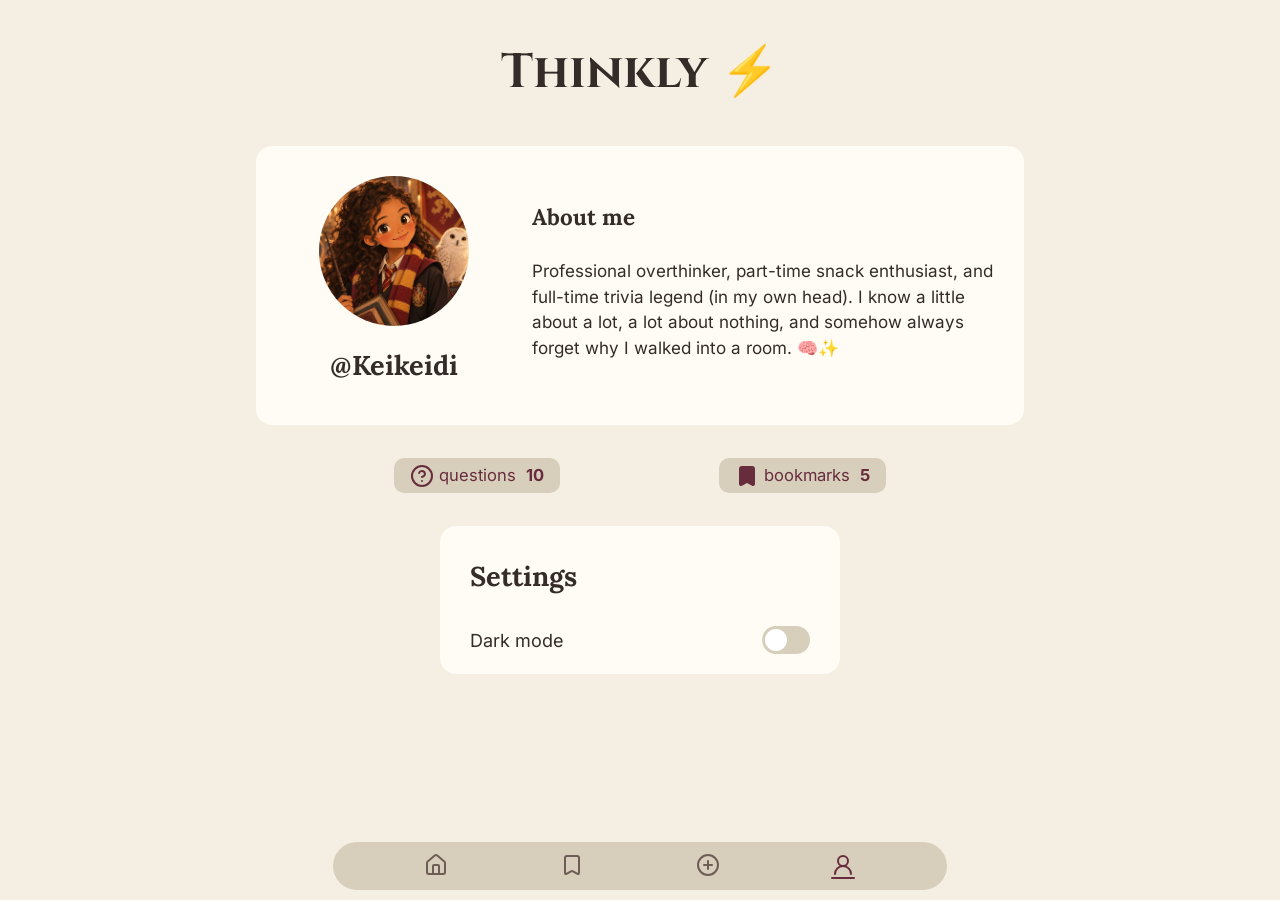
<file: profile.html>
<!doctype html>
<html lang="en" class="page__profile">
  <head>
    <meta charset="UTF-8" />
    <meta name="viewport" content="width=device-width, initial-scale=1.0" />
    <link rel="stylesheet" href="styles.css" />
    <link
      rel="shortcut icon"
      href="./favicons/favicon.ico"
      type="image/x-icon"
    />
    <script src="./js/app.js" defer></script>

    <title>Thinkly - Profile</title>
  </head>
  <body class="app">
    <a class="skip-link" href="#main-content">
      <span>Skip to main content </span></a
    >
    <header class="app__header">
      <h1 class="app__title">Thinkly ⚡️</h1>
    </header>
    <main id="main-content">
      <section id="about" class="about" aria-labelledby="about__headline">
        <div class="about__user">
          <img
            src="./images/profile-image.jpg"
            alt="user profile image"
            class="about__user-image"
          />
          <h2 id="about__user-headline" class="about__user-headline">
            @Keikeidi
          </h2>
        </div>
        <div class="about__user-description">
          <h3 id="about__headline" class="about__headline">About me</h3>
          <p class="about__text">
            Professional overthinker, part-time snack enthusiast, and full-time
            trivia legend (in my own head). I know a little about a lot, a lot
            about nothing, and somehow always forget why I walked into a room.
            🧠✨
          </p>
        </div>
      </section>
      <section id="overview" aria-label="overview">
        <ul class="overview__items">
          <li class="overview__item">
            <a href="index.html" aria-label="home">
              <span>
                <svg
                  xmlns="http://www.w3.org/2000/svg"
                  width="24"
                  height="24"
                  viewBox="0 0 24 24"
                  fill="none"
                  stroke="currentColor"
                  stroke-width="2"
                  stroke-linecap="round"
                  stroke-linejoin="round"
                  class="button__icon--questions"
                >
                  <circle cx="12" cy="12" r="10" />
                  <path d="M9.09 9a3 3 0 0 1 5.83 1c0 2-3 3-3 3" />
                  <path d="M12 17h.01" />
                </svg>
                <span>questions</span>
              </span>
              <span>10</span>
            </a>
          </li>
          <li class="overview__item">
            <a href="bookmarks.html" aria-label="bookmarks">
              <span>
                <svg
                  xmlns="http://www.w3.org/2000/svg"
                  width="24"
                  height="24"
                  viewBox="0 0 24 24"
                  fill="none"
                  stroke="currentColor"
                  stroke-width="2"
                  stroke-linecap="round"
                  stroke-linejoin="round"
                  class="button__icon--bookmark"
                >
                  <path
                    d="M17 3a2 2 0 0 1 2 2v15a1 1 0 0 1-1.496.868l-4.512-2.578a2 2 0 0 0-1.984 0l-4.512 2.578A1 1 0 0 1 5 20V5a2 2 0 0 1 2-2z"
                  />
                </svg>
                <span>bookmarks</span>
              </span>
              <span>5</span>
            </a>
          </li>
        </ul>
      </section>
      <section id="settings" class="settings">
        <h2 class="settings__headline">Settings</h2>
        <div class="setting">
          <label for="dark-mode" class="setting__label"> Dark mode </label>

          <label class="setting__switch">
            <input
              type="checkbox"
              id="dark-mode"
              name="dark-mode"
              role="switch"
              class="dark-mode__input"
              data-js="dark-mode-input"
            />
            <span class="setting__slider"></span>
          </label>
        </div>
      </section>
    </main>
    <footer>
      <nav aria-label="Main navigation">
        <ul class="nav">
          <li class="nav__item">
            <a href="index.html" aria-label="Home"
              ><svg
                xmlns="http://www.w3.org/2000/svg"
                width="24"
                height="24"
                viewBox="0 0 24 24"
                fill="none"
                stroke="currentColor"
                stroke-width="2"
                stroke-linecap="round"
                stroke-linejoin="round"
                class="icon"
              >
                <path d="M15 21v-8a1 1 0 0 0-1-1h-4a1 1 0 0 0-1 1v8" />
                <path
                  d="M3 10a2 2 0 0 1 .709-1.528l7-6a2 2 0 0 1 2.582 0l7 6A2 2 0 0 1 21 10v9a2 2 0 0 1-2 2H5a2 2 0 0 1-2-2z"
                />
              </svg>
            </a>
          </li>
          <li class="nav__item">
            <a href="bookmarks.html" aria-label="Bookmarks">
              <svg
                xmlns="http://www.w3.org/2000/svg"
                width="24"
                height="24"
                viewBox="0 0 24 24"
                fill="none"
                stroke="currentColor"
                stroke-width="2"
                stroke-linecap="round"
                stroke-linejoin="round"
                class="icon"
              >
                <path
                  d="M17 3a2 2 0 0 1 2 2v15a1 1 0 0 1-1.496.868l-4.512-2.578a2 2 0 0 0-1.984 0l-4.512 2.578A1 1 0 0 1 5 20V5a2 2 0 0 1 2-2z"
                />
              </svg>
            </a>
          </li>
          <li class="nav__item">
            <a href="add.html" aria-label="Add New Questions">
              <svg
                xmlns="http://www.w3.org/2000/svg"
                width="24"
                height="24"
                viewBox="0 0 24 24"
                fill="none"
                stroke="currentColor"
                stroke-width="2"
                stroke-linecap="round"
                stroke-linejoin="round"
                class="icon"
              >
                <circle cx="12" cy="12" r="10" />
                <path d="M8 12h8" />
                <path d="M12 8v8" />
              </svg>
            </a>
          </li>
          <li class="nav__item">
            <a href="profile.html" aria-current="page" aria-label="Profile"
              ><svg
                xmlns="http://www.w3.org/2000/svg"
                width="24"
                height="24"
                viewBox="0 0 24 24"
                fill="none"
                stroke="currentColor"
                stroke-width="2"
                stroke-linecap="round"
                stroke-linejoin="round"
                class="icon"
              >
                <circle cx="12" cy="8" r="5" />
                <path d="M20 21a8 8 0 0 0-16 0" />
              </svg>
            </a>
          </li>
        </ul>
      </nav>
    </footer>
  </body>
</html>
</file>
<file: styles.css>
@import "./fonts.css";
@import "./global.css";
@import "./components/app.css";
@import "./components/button.css";
@import "./components/card.css";
@import "./components/header.css";
@import "./components/footer.css";
@import "./components/profile.css";
@import "./components/form.css";
</file>
